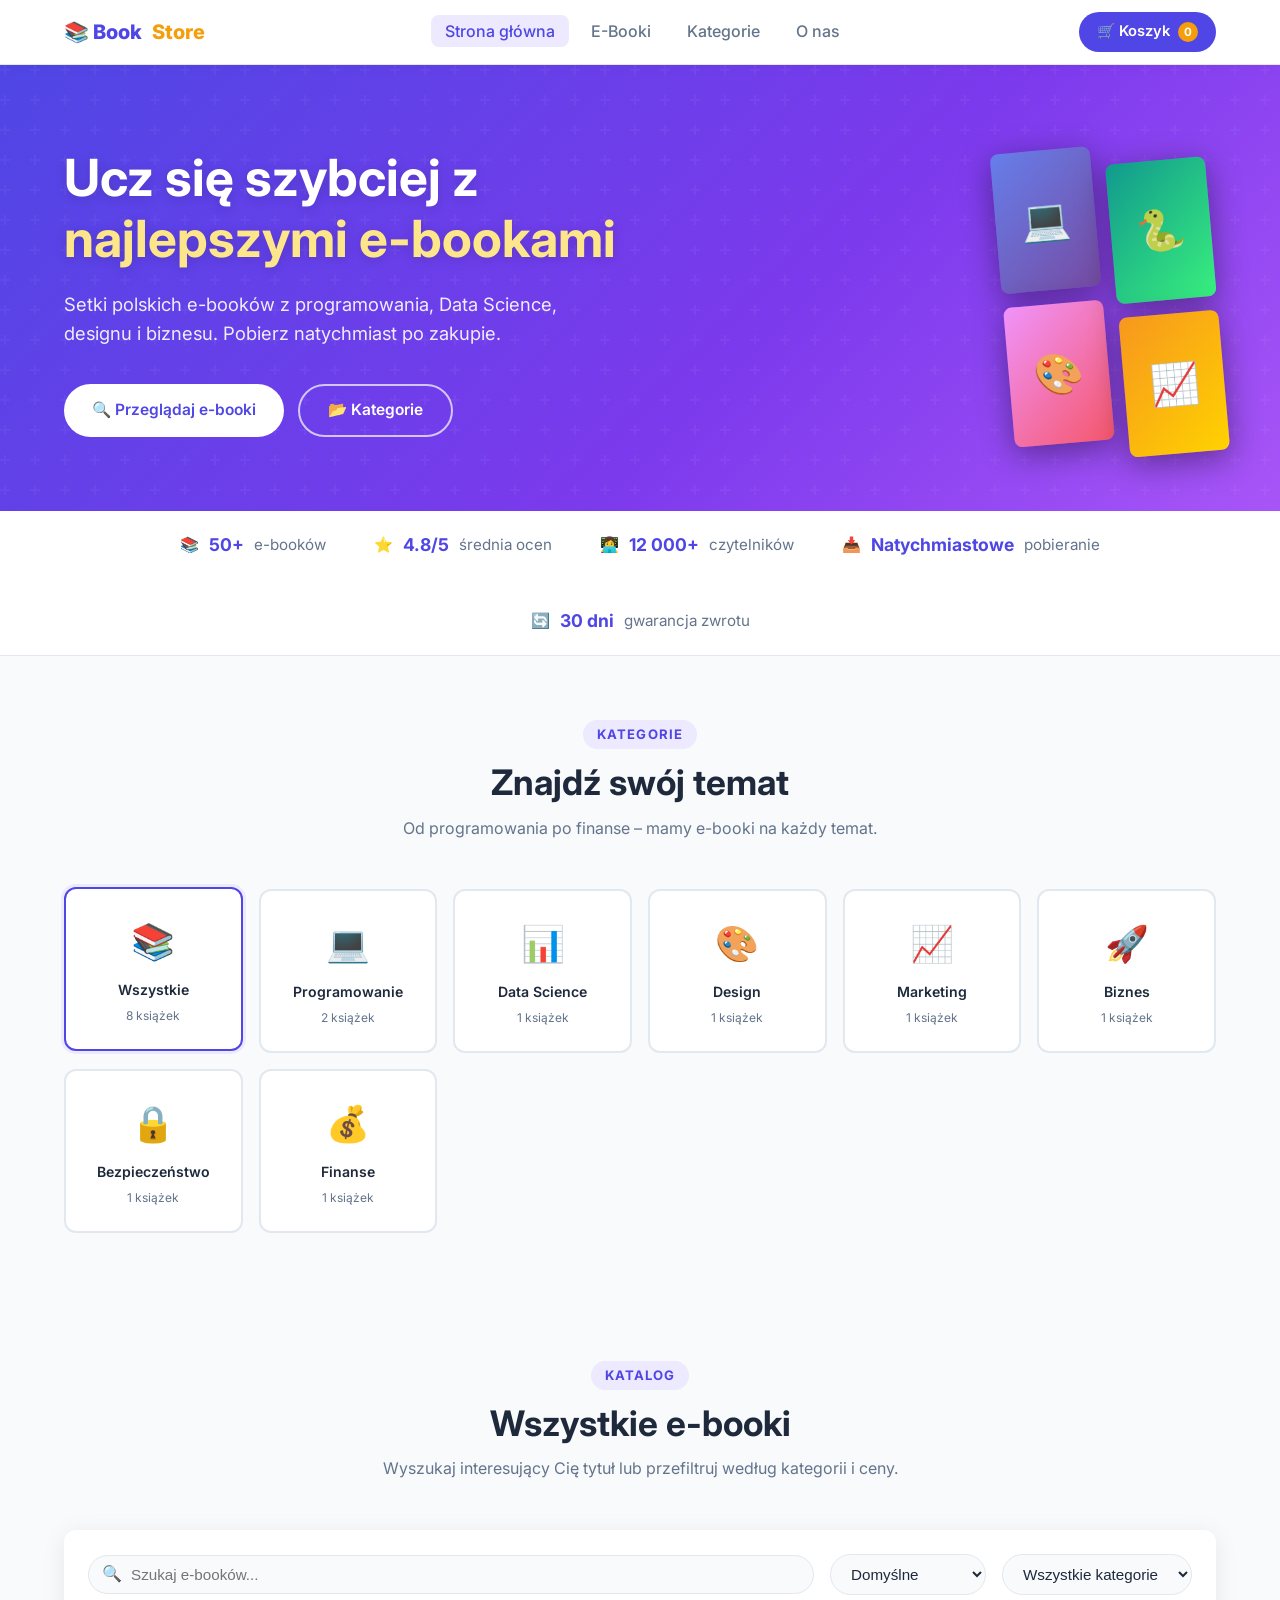
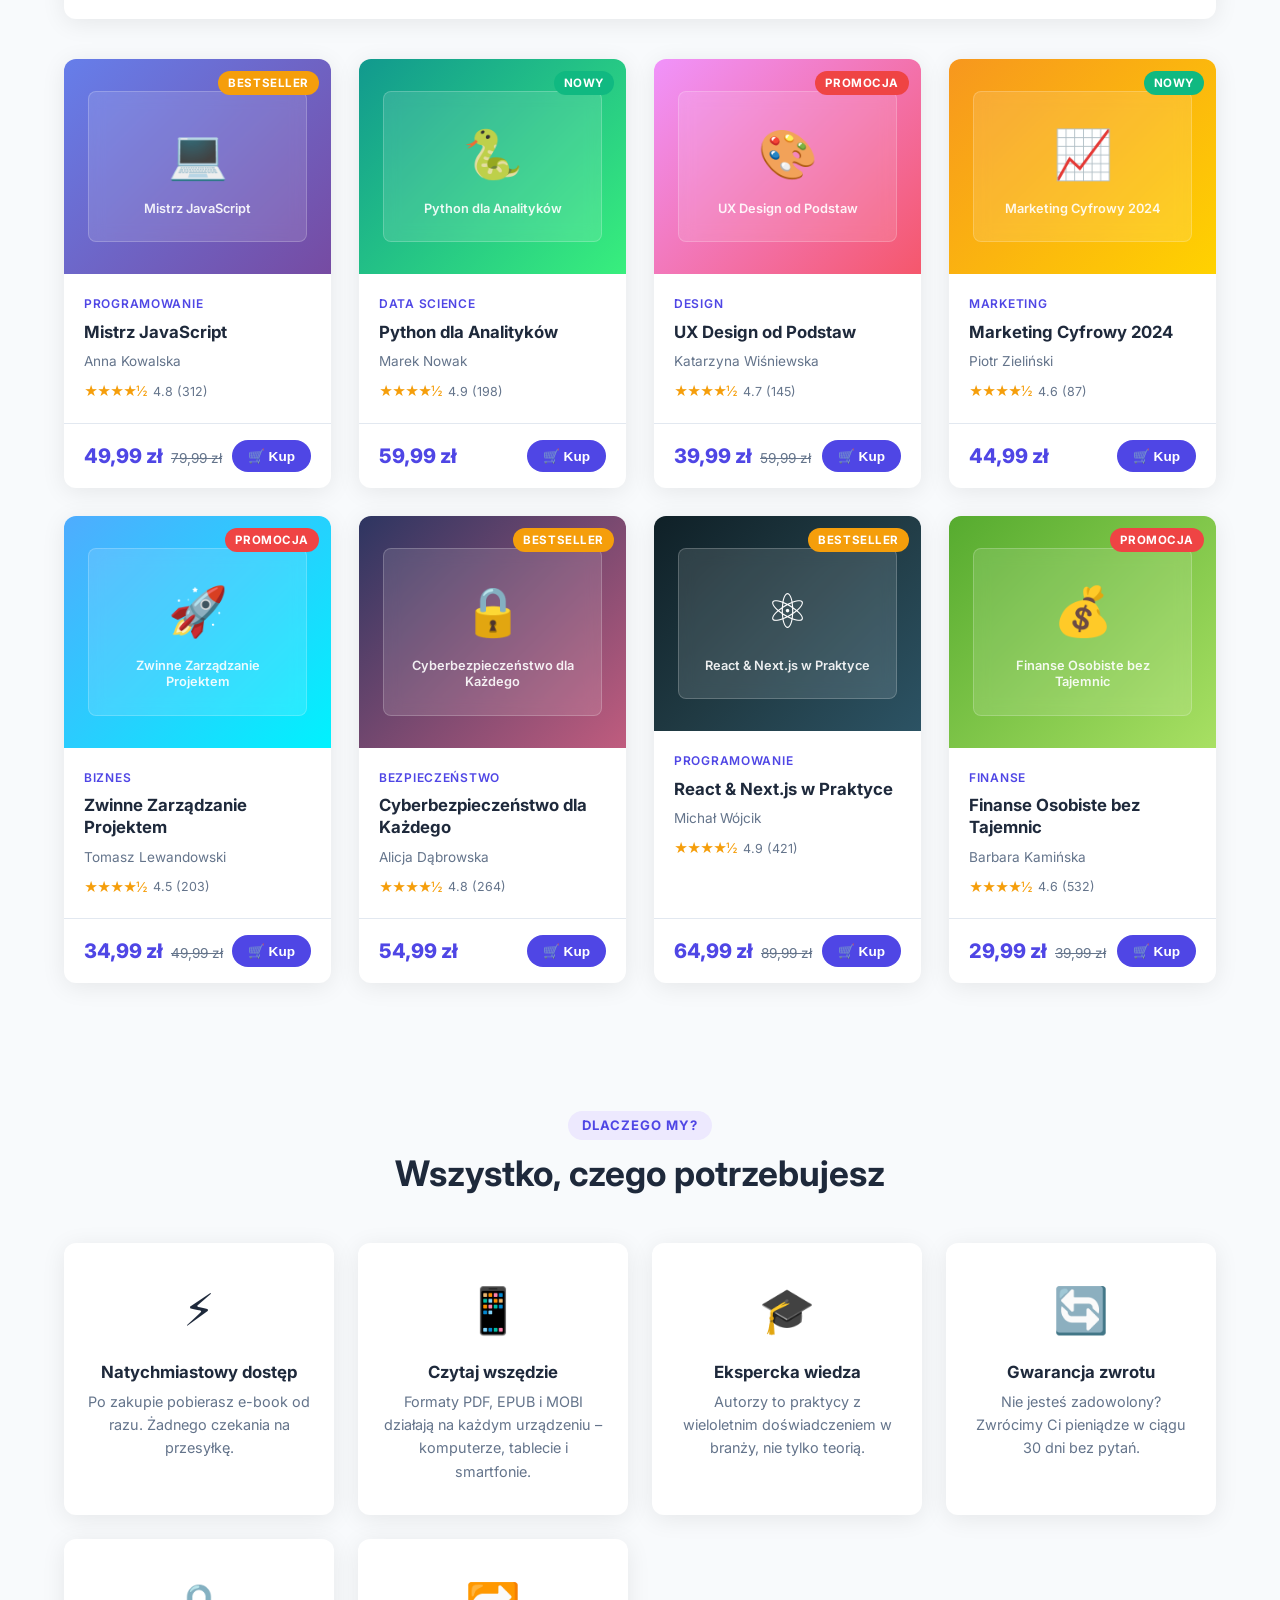
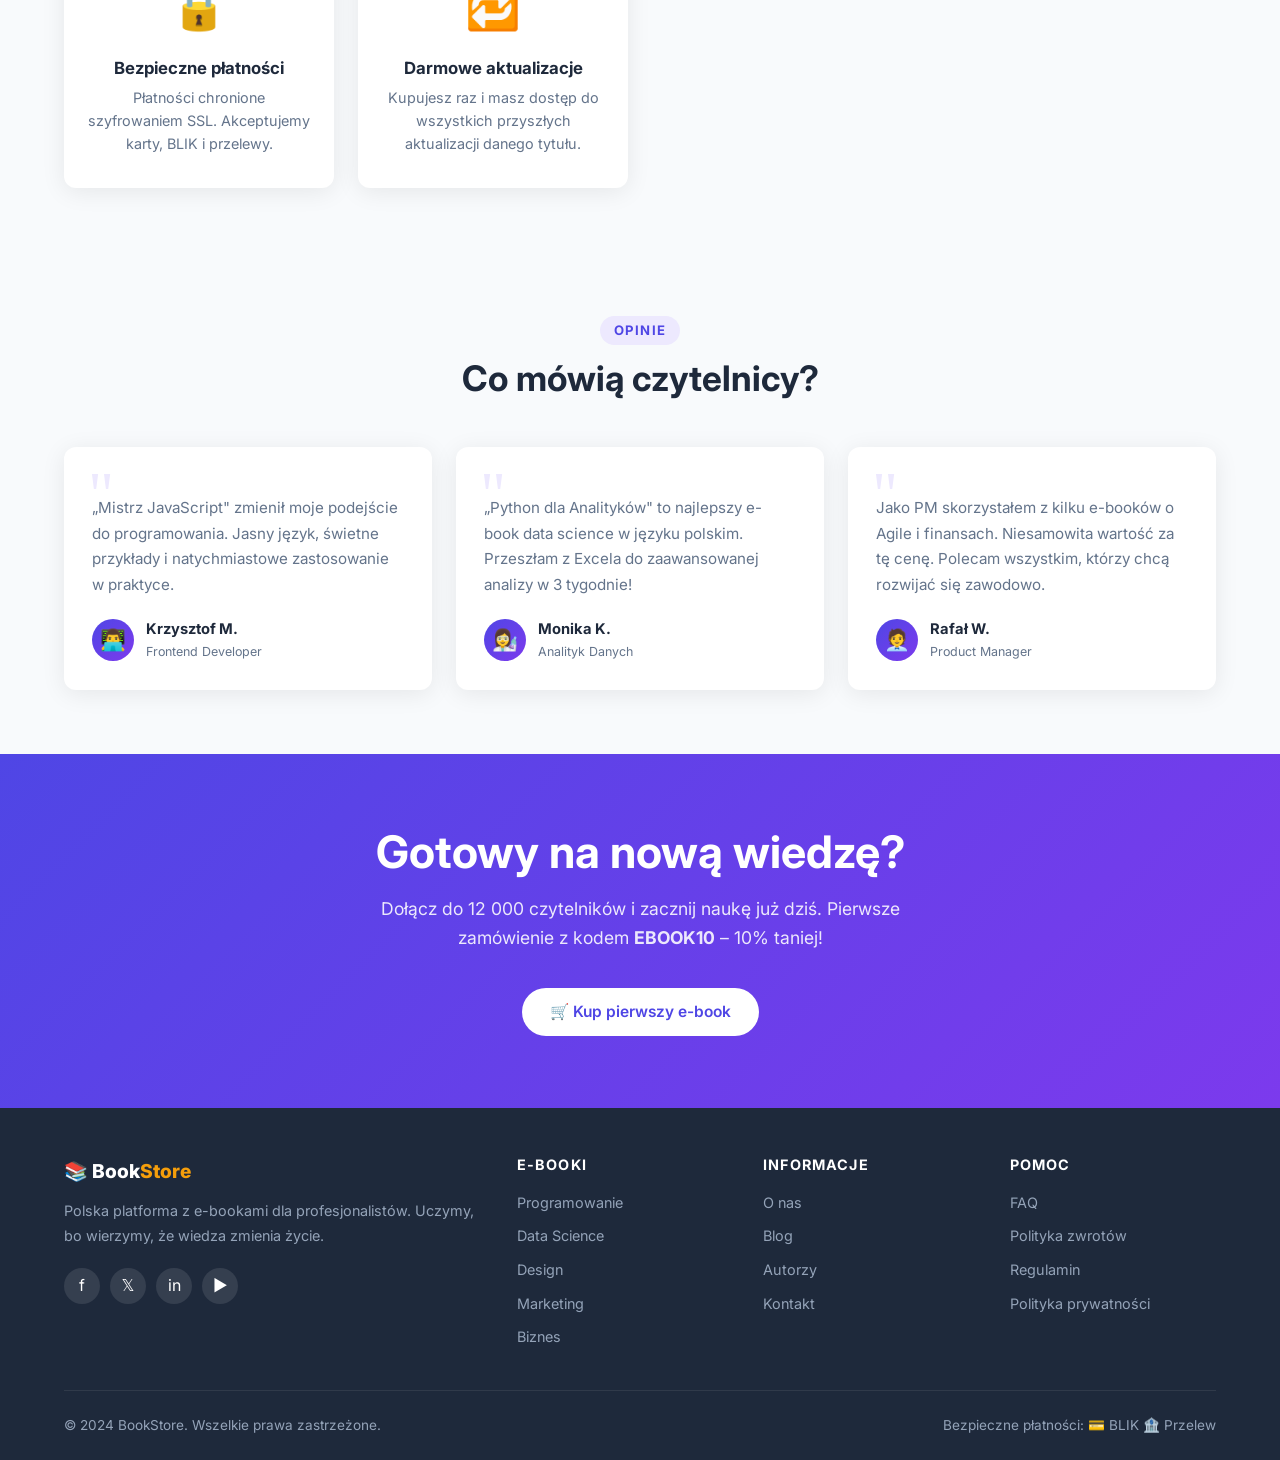
<file: index.html>
<!DOCTYPE html>
<html lang="pl">
<head>
  <meta charset="UTF-8" />
  <meta name="viewport" content="width=device-width, initial-scale=1.0" />
  <meta name="description" content="BookStore – najlepsza polska platforma z e-bookami. Programowanie, Data Science, Design, Marketing i wiele więcej." />
  <title>BookStore – E-Booki po Polsku</title>
  <link rel="stylesheet" href="css/style.css" />
  <link rel="preconnect" href="https://fonts.googleapis.com" />
  <link href="https://fonts.googleapis.com/css2?family=Inter:wght@400;500;600;700;800&display=swap" rel="stylesheet" />
</head>
<body>

  <!-- ===== Navbar ===== -->
  <header class="navbar">
    <div class="container">
      <a href="index.html" class="nav-brand">📚 Book<span>Store</span></a>
      <nav>
        <ul class="nav-links">
          <li><a href="index.html" class="active">Strona główna</a></li>
          <li><a href="index.html#books">E-Booki</a></li>
          <li><a href="index.html#categories">Kategorie</a></li>
          <li><a href="index.html#about">O nas</a></li>
        </ul>
      </nav>
      <div class="nav-actions">
        <a href="cart.html" class="cart-btn">
          🛒 Koszyk <span class="cart-count">0</span>
        </a>
      </div>
    </div>
  </header>

  <!-- ===== Hero ===== -->
  <section class="hero">
    <div class="container">
      <div class="hero-content">
        <h1>Ucz się szybciej z<br/><em>najlepszymi e-bookami</em></h1>
        <p>Setki polskich e-booków z programowania, Data Science, designu i biznesu. Pobierz natychmiast po zakupie.</p>
        <div class="hero-actions">
          <a href="#books" class="btn btn-white">🔍 Przeglądaj e-booki</a>
          <a href="#categories" class="btn btn-outline-white">📂 Kategorie</a>
        </div>
      </div>
      <div class="hero-image">
        <div class="hero-books" id="heroBooksDisplay"></div>
      </div>
    </div>
  </section>

  <!-- ===== Stats Bar ===== -->
  <div class="stats-bar">
    <div class="container">
      <div class="stat-item">📚 <strong>50+</strong> e-booków</div>
      <div class="stat-item">⭐ <strong>4.8/5</strong> średnia ocen</div>
      <div class="stat-item">👩‍💻 <strong>12 000+</strong> czytelników</div>
      <div class="stat-item">📥 <strong>Natychmiastowe</strong> pobieranie</div>
      <div class="stat-item">🔄 <strong>30 dni</strong> gwarancja zwrotu</div>
    </div>
  </div>

  <!-- ===== Categories ===== -->
  <section class="section" id="categories">
    <div class="container">
      <div class="section-header">
        <span class="section-label">Kategorie</span>
        <h2>Znajdź swój temat</h2>
        <p>Od programowania po finanse – mamy e-booki na każdy temat.</p>
      </div>
      <div class="categories-grid" id="categoriesGrid"></div>
    </div>
  </section>

  <!-- ===== Books ===== -->
  <section class="section bg-light" id="books">
    <div class="container">
      <div class="section-header">
        <span class="section-label">Katalog</span>
        <h2>Wszystkie e-booki</h2>
        <p>Wyszukaj interesujący Cię tytuł lub przefiltruj według kategorii i ceny.</p>
      </div>

      <!-- Search & Filter -->
      <div class="search-filter">
        <div class="search-box">
          <span class="search-icon">🔍</span>
          <input type="text" id="searchInput" placeholder="Szukaj e-booków..." aria-label="Wyszukaj e-book" />
        </div>
        <select class="filter-select" id="sortSelect" aria-label="Sortuj">
          <option value="default">Domyślne</option>
          <option value="price-asc">Cena rosnąco</option>
          <option value="price-desc">Cena malejąco</option>
          <option value="rating">Ocena</option>
          <option value="newest">Najnowsze</option>
        </select>
        <select class="filter-select" id="categoryFilter" aria-label="Kategoria">
          <option value="">Wszystkie kategorie</option>
        </select>
      </div>

      <div class="books-grid" id="booksGrid"></div>
      <div id="noResults" class="text-center text-muted mt-24 hidden">
        <p style="font-size:1.1rem">😕 Brak wyników dla Twoich kryteriów.</p>
      </div>
    </div>
  </section>

  <!-- ===== Why Us ===== -->
  <section class="section" id="about">
    <div class="container">
      <div class="section-header">
        <span class="section-label">Dlaczego my?</span>
        <h2>Wszystko, czego potrzebujesz</h2>
      </div>
      <div class="features-grid">
        <div class="feature-card">
          <div class="feature-icon">⚡</div>
          <h3>Natychmiastowy dostęp</h3>
          <p>Po zakupie pobierasz e-book od razu. Żadnego czekania na przesyłkę.</p>
        </div>
        <div class="feature-card">
          <div class="feature-icon">📱</div>
          <h3>Czytaj wszędzie</h3>
          <p>Formaty PDF, EPUB i MOBI działają na każdym urządzeniu – komputerze, tablecie i smartfonie.</p>
        </div>
        <div class="feature-card">
          <div class="feature-icon">🎓</div>
          <h3>Ekspercka wiedza</h3>
          <p>Autorzy to praktycy z wieloletnim doświadczeniem w branży, nie tylko teorią.</p>
        </div>
        <div class="feature-card">
          <div class="feature-icon">🔄</div>
          <h3>Gwarancja zwrotu</h3>
          <p>Nie jesteś zadowolony? Zwrócimy Ci pieniądze w ciągu 30 dni bez pytań.</p>
        </div>
        <div class="feature-card">
          <div class="feature-icon">🔒</div>
          <h3>Bezpieczne płatności</h3>
          <p>Płatności chronione szyfrowaniem SSL. Akceptujemy karty, BLIK i przelewy.</p>
        </div>
        <div class="feature-card">
          <div class="feature-icon">🔁</div>
          <h3>Darmowe aktualizacje</h3>
          <p>Kupujesz raz i masz dostęp do wszystkich przyszłych aktualizacji danego tytułu.</p>
        </div>
      </div>
    </div>
  </section>

  <!-- ===== Testimonials ===== -->
  <section class="section bg-light">
    <div class="container">
      <div class="section-header">
        <span class="section-label">Opinie</span>
        <h2>Co mówią czytelnicy?</h2>
      </div>
      <div class="testimonials-grid">
        <div class="testimonial-card">
          <p class="testimonial-text">„Mistrz JavaScript" zmienił moje podejście do programowania. Jasny język, świetne przykłady i natychmiastowe zastosowanie w praktyce.</p>
          <div class="testimonial-author">
            <div class="author-avatar">👨‍💻</div>
            <div>
              <div class="author-name">Krzysztof M.</div>
              <div class="author-role">Frontend Developer</div>
            </div>
          </div>
        </div>
        <div class="testimonial-card">
          <p class="testimonial-text">„Python dla Analityków" to najlepszy e-book data science w języku polskim. Przeszłam z Excela do zaawansowanej analizy w 3 tygodnie!</p>
          <div class="testimonial-author">
            <div class="author-avatar">👩‍🔬</div>
            <div>
              <div class="author-name">Monika K.</div>
              <div class="author-role">Analityk Danych</div>
            </div>
          </div>
        </div>
        <div class="testimonial-card">
          <p class="testimonial-text">Jako PM skorzystałem z kilku e-booków o Agile i finansach. Niesamowita wartość za tę cenę. Polecam wszystkim, którzy chcą rozwijać się zawodowo.</p>
          <div class="testimonial-author">
            <div class="author-avatar">🧑‍💼</div>
            <div>
              <div class="author-name">Rafał W.</div>
              <div class="author-role">Product Manager</div>
            </div>
          </div>
        </div>
      </div>
    </div>
  </section>

  <!-- ===== CTA ===== -->
  <section class="cta-section">
    <div class="container">
      <h2>Gotowy na nową wiedzę?</h2>
      <p>Dołącz do 12 000 czytelników i zacznij naukę już dziś. Pierwsze zamówienie z kodem <strong>EBOOK10</strong> – 10% taniej!</p>
      <a href="#books" class="btn btn-white">🛒 Kup pierwszy e-book</a>
    </div>
  </section>

  <!-- ===== Footer ===== -->
  <footer class="footer">
    <div class="container">
      <div class="footer-grid">
        <div>
          <div class="footer-brand">📚 Book<span>Store</span></div>
          <p class="footer-desc">Polska platforma z e-bookami dla profesjonalistów. Uczymy, bo wierzymy, że wiedza zmienia życie.</p>
          <div class="footer-social">
            <a href="#" class="social-link" aria-label="Facebook">f</a>
            <a href="#" class="social-link" aria-label="Twitter">𝕏</a>
            <a href="#" class="social-link" aria-label="LinkedIn">in</a>
            <a href="#" class="social-link" aria-label="YouTube">▶</a>
          </div>
        </div>
        <div class="footer-col">
          <h4>E-Booki</h4>
          <ul>
            <li><a href="#books">Programowanie</a></li>
            <li><a href="#books">Data Science</a></li>
            <li><a href="#books">Design</a></li>
            <li><a href="#books">Marketing</a></li>
            <li><a href="#books">Biznes</a></li>
          </ul>
        </div>
        <div class="footer-col">
          <h4>Informacje</h4>
          <ul>
            <li><a href="#">O nas</a></li>
            <li><a href="#">Blog</a></li>
            <li><a href="#">Autorzy</a></li>
            <li><a href="#">Kontakt</a></li>
          </ul>
        </div>
        <div class="footer-col">
          <h4>Pomoc</h4>
          <ul>
            <li><a href="#">FAQ</a></li>
            <li><a href="#">Polityka zwrotów</a></li>
            <li><a href="#">Regulamin</a></li>
            <li><a href="#">Polityka prywatności</a></li>
          </ul>
        </div>
      </div>
      <div class="footer-bottom">
        <span>© 2024 BookStore. Wszelkie prawa zastrzeżone.</span>
        <span>Bezpieczne płatności: 💳 BLIK 🏦 Przelew</span>
      </div>
    </div>
  </footer>

  <script src="js/app.js"></script>
  <script>
    /* ===== Render hero mini-covers ===== */
    const heroBooks = document.getElementById("heroBooksDisplay");
    if (heroBooks) {
      BOOKS.slice(0, 4).forEach(b => {
        const div = document.createElement("div");
        div.className = "hero-book-cover";
        div.style.background = b.coverGradient;
        div.textContent = b.emoji;
        heroBooks.appendChild(div);
      });
    }

    /* ===== Render category filter options ===== */
    const catFilter = document.getElementById("categoryFilter");
    CATEGORIES.filter(c => c.filter).forEach(c => {
      const opt = document.createElement("option");
      opt.value = c.filter;
      opt.textContent = c.emoji + " " + c.name;
      catFilter.appendChild(opt);
    });

    /* ===== Render categories grid ===== */
    const categoriesGrid = document.getElementById("categoriesGrid");
    CATEGORIES.forEach(cat => {
      const a = document.createElement("a");
      a.href = "#books";
      a.className = "category-card" + (!cat.filter ? " active" : "");
      a.dataset.filter = cat.filter || "";
      a.innerHTML = `<span class="category-emoji">${cat.emoji}</span>
        <div class="category-name">${cat.name}</div>
        <div class="category-count">${getCategoryCount(cat.filter)} książek</div>`;
      a.addEventListener("click", e => {
        document.querySelectorAll(".category-card").forEach(c => c.classList.remove("active"));
        a.classList.add("active");
        catFilter.value = cat.filter || "";
        renderBooks();
      });
      categoriesGrid.appendChild(a);
    });

    /* ===== Book rendering ===== */
    function renderBookCard(book) {
      const inCart = Cart.get().find(i => i.id === book.id);
      return `<div class="book-card" data-id="${book.id}">
        <div class="book-cover" style="background:${book.coverGradient}">
          <div class="book-cover-inner">
            <span class="book-cover-emoji">${book.emoji}</span>
            <div class="book-cover-title">${book.title}</div>
          </div>
          ${book.badge ? `<span class="book-badge ${book.badgeClass}">${book.badge}</span>` : ""}
        </div>
        <div class="book-body">
          <div class="book-category">${book.category}</div>
          <h3 class="book-title"><a href="book.html?id=${book.id}">${book.title}</a></h3>
          <div class="book-author">${book.author}</div>
          <div class="book-rating">
            <span class="stars">${renderStars(book.rating)}</span>
            <span class="rating-count">${book.rating} (${book.ratingCount})</span>
          </div>
        </div>
        <div class="book-footer">
          <div class="book-price">
            <span class="price-current">${formatPrice(book.price)}</span>
            ${book.originalPrice ? `<span class="price-original">${formatPrice(book.originalPrice)}</span>` : ""}
          </div>
          <button class="add-to-cart-btn ${inCart ? 'added' : ''}" data-id="${book.id}" aria-label="Dodaj do koszyka">
            ${inCart ? "✓ W koszyku" : "🛒 Kup"}
          </button>
        </div>
      </div>`;
    }

    function renderBooks() {
      const query = document.getElementById("searchInput").value.toLowerCase();
      const sort = document.getElementById("sortSelect").value;
      const category = document.getElementById("categoryFilter").value;

      let books = BOOKS.filter(b => {
        const matchQuery = !query ||
          b.title.toLowerCase().includes(query) ||
          b.author.toLowerCase().includes(query) ||
          b.category.toLowerCase().includes(query);
        const matchCat = !category || b.category === category;
        return matchQuery && matchCat;
      });

      if (sort === "price-asc") books.sort((a, b) => a.price - b.price);
      else if (sort === "price-desc") books.sort((a, b) => b.price - a.price);
      else if (sort === "rating") books.sort((a, b) => b.rating - a.rating);
      else if (sort === "newest") books.sort((a, b) => b.published.localeCompare(a.published));

      const grid = document.getElementById("booksGrid");
      const noResults = document.getElementById("noResults");
      if (books.length === 0) {
        grid.innerHTML = "";
        noResults.classList.remove("hidden");
      } else {
        noResults.classList.add("hidden");
        grid.innerHTML = books.map(renderBookCard).join("");
        grid.querySelectorAll(".add-to-cart-btn").forEach(btn => {
          btn.addEventListener("click", () => {
            const id = parseInt(btn.dataset.id);
            Cart.add(id);
            renderBooks();
          });
        });
      }
    }

    document.getElementById("searchInput").addEventListener("input", renderBooks);
    document.getElementById("sortSelect").addEventListener("change", renderBooks);
    document.getElementById("categoryFilter").addEventListener("change", (e) => {
      const val = e.target.value;
      document.querySelectorAll(".category-card").forEach(c => {
        c.classList.toggle("active", c.dataset.filter === val);
      });
      renderBooks();
    });

    renderBooks();
  </script>
</body>
</html>
</file>
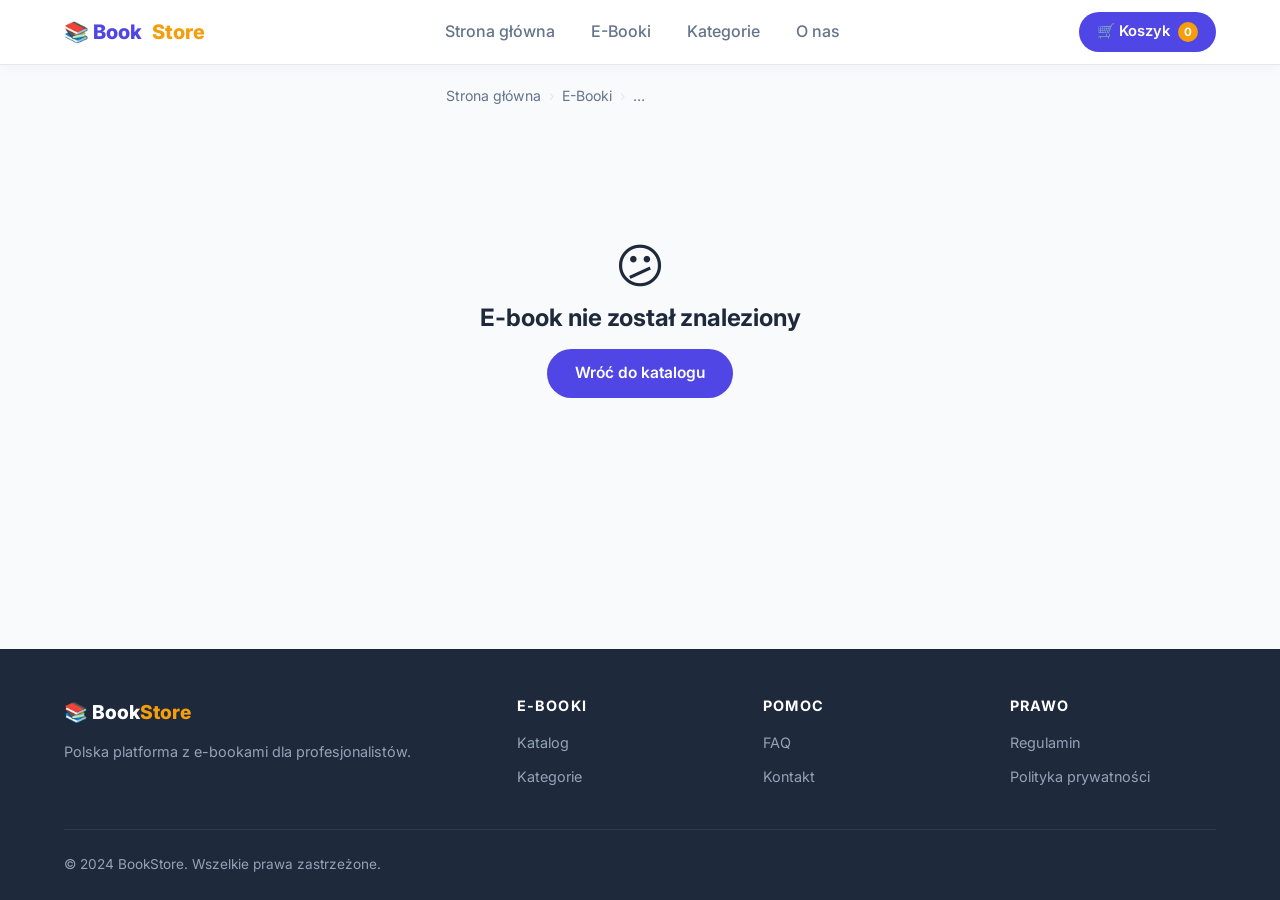
<file: book.html>
<!DOCTYPE html>
<html lang="pl">
<head>
  <meta charset="UTF-8" />
  <meta name="viewport" content="width=device-width, initial-scale=1.0" />
  <title>Szczegóły e-booka – BookStore</title>
  <link rel="stylesheet" href="css/style.css" />
  <link rel="preconnect" href="https://fonts.googleapis.com" />
  <link href="https://fonts.googleapis.com/css2?family=Inter:wght@400;500;600;700;800&display=swap" rel="stylesheet" />
</head>
<body>

  <!-- ===== Navbar ===== -->
  <header class="navbar">
    <div class="container">
      <a href="index.html" class="nav-brand">📚 Book<span>Store</span></a>
      <nav>
        <ul class="nav-links">
          <li><a href="index.html">Strona główna</a></li>
          <li><a href="index.html#books">E-Booki</a></li>
          <li><a href="index.html#categories">Kategorie</a></li>
          <li><a href="index.html#about">O nas</a></li>
        </ul>
      </nav>
      <div class="nav-actions">
        <a href="cart.html" class="cart-btn">🛒 Koszyk <span class="cart-count">0</span></a>
      </div>
    </div>
  </header>

  <div class="container">
    <!-- Breadcrumb -->
    <nav class="breadcrumb" aria-label="Breadcrumb" id="breadcrumb">
      <a href="index.html">Strona główna</a>
      <span class="breadcrumb-sep">›</span>
      <a href="index.html#books">E-Booki</a>
      <span class="breadcrumb-sep">›</span>
      <span id="breadcrumbTitle">…</span>
    </nav>

    <!-- Book Detail -->
    <div class="book-detail-grid" id="bookDetail">
      <div id="bookDetailPlaceholder" class="text-center text-muted" style="grid-column:1/-1;padding:80px 0">
        Ładowanie…
      </div>
    </div>
  </div>

  <!-- Related Books -->
  <section class="section bg-light" id="relatedSection" style="display:none">
    <div class="container">
      <div class="section-header">
        <span class="section-label">Polecane</span>
        <h2>Może Cię zainteresuje…</h2>
      </div>
      <div class="books-grid" id="relatedGrid"></div>
    </div>
  </section>

  <!-- ===== Footer ===== -->
  <footer class="footer">
    <div class="container">
      <div class="footer-grid">
        <div>
          <div class="footer-brand">📚 Book<span>Store</span></div>
          <p class="footer-desc">Polska platforma z e-bookami dla profesjonalistów.</p>
        </div>
        <div class="footer-col">
          <h4>E-Booki</h4>
          <ul>
            <li><a href="index.html#books">Katalog</a></li>
            <li><a href="index.html#categories">Kategorie</a></li>
          </ul>
        </div>
        <div class="footer-col">
          <h4>Pomoc</h4>
          <ul>
            <li><a href="#">FAQ</a></li>
            <li><a href="#">Kontakt</a></li>
          </ul>
        </div>
        <div class="footer-col">
          <h4>Prawo</h4>
          <ul>
            <li><a href="#">Regulamin</a></li>
            <li><a href="#">Polityka prywatności</a></li>
          </ul>
        </div>
      </div>
      <div class="footer-bottom">
        <span>© 2024 BookStore. Wszelkie prawa zastrzeżone.</span>
      </div>
    </div>
  </footer>

  <script src="js/app.js"></script>
  <script>
    const params = new URLSearchParams(location.search);
    const bookId = parseInt(params.get("id"));
    const book = BOOKS.find(b => b.id === bookId);
    const detail = document.getElementById("bookDetail");

    if (!book) {
      detail.innerHTML = `<div style="grid-column:1/-1;text-align:center;padding:80px 0">
        <p style="font-size:3rem">😕</p>
        <h2>E-book nie został znaleziony</h2>
        <a href="index.html" class="btn btn-primary mt-16">Wróć do katalogu</a>
      </div>`;
    } else {
      document.title = book.title + " – BookStore";
      document.getElementById("breadcrumbTitle").textContent = book.title;

      const inCart = () => Cart.get().find(i => i.id === book.id);

      detail.innerHTML = `
        <div class="book-detail-cover" style="background:${book.coverGradient}">
          <div class="book-cover-emoji">${book.emoji}</div>
          <div class="book-cover-title">${book.title}</div>
        </div>
        <div class="book-detail-info">
          <div class="book-category mb-8">${book.category}</div>
          <h1>${book.title}</h1>
          <div class="book-detail-meta">
            <span class="stars">${renderStars(book.rating)}</span>
            <span>${book.rating} / 5.0 (${book.ratingCount} opinii)</span>
            <span>✍️ ${book.author}</span>
            <span>📅 ${book.published}</span>
          </div>
          <div class="book-detail-price">
            <span class="price-current">${formatPrice(book.price)}</span>
            ${book.originalPrice ? `<span class="price-original">${formatPrice(book.originalPrice)}</span>
            <span style="background:#fee2e2;color:#ef4444;border-radius:50px;padding:2px 10px;font-size:0.8rem;font-weight:700">
              -${Math.round((1 - book.price / book.originalPrice) * 100)}%
            </span>` : ""}
          </div>
          <div class="book-detail-actions">
            <button class="btn btn-primary" id="addCartBtn">
              🛒 ${inCart() ? "W koszyku" : "Dodaj do koszyka"}
            </button>
            <a href="cart.html" class="btn btn-secondary">💳 Kup teraz</a>
          </div>

          <div class="detail-section">
            <h3>📖 Opis</h3>
            <p>${book.description}</p>
          </div>

          <div class="detail-section">
            <h3>📋 Spis treści</h3>
            <ul>${book.contents.map(c => `<li>${c}</li>`).join("")}</ul>
          </div>

          <div class="detail-section">
            <h3>📌 Szczegóły</h3>
            <div class="book-specs">
              <div class="spec-item"><span class="spec-label">Stron</span><span class="spec-value">${book.pages}</span></div>
              <div class="spec-item"><span class="spec-label">Format</span><span class="spec-value">${book.format}</span></div>
              <div class="spec-item"><span class="spec-label">Język</span><span class="spec-value">${book.language}</span></div>
              <div class="spec-item"><span class="spec-label">Rok wydania</span><span class="spec-value">${book.published}</span></div>
            </div>
          </div>
        </div>`;

      const addCartBtn = document.getElementById("addCartBtn");
      addCartBtn.addEventListener("click", () => {
        Cart.add(book.id);
        addCartBtn.textContent = "✓ W koszyku";
        addCartBtn.style.background = "var(--success)";
      });

      /* Related books */
      const related = BOOKS.filter(b => b.id !== book.id && b.category === book.category).slice(0, 4);
      if (related.length) {
        document.getElementById("relatedSection").style.display = "";
        const grid = document.getElementById("relatedGrid");
        grid.innerHTML = related.map(b => `
          <div class="book-card">
            <div class="book-cover" style="background:${b.coverGradient}">
              <div class="book-cover-inner">
                <span class="book-cover-emoji">${b.emoji}</span>
                <div class="book-cover-title">${b.title}</div>
              </div>
              ${b.badge ? `<span class="book-badge ${b.badgeClass}">${b.badge}</span>` : ""}
            </div>
            <div class="book-body">
              <div class="book-category">${b.category}</div>
              <h3 class="book-title"><a href="book.html?id=${b.id}">${b.title}</a></h3>
              <div class="book-author">${b.author}</div>
              <div class="book-rating"><span class="stars">${renderStars(b.rating)}</span>
                <span class="rating-count">${b.rating} (${b.ratingCount})</span></div>
            </div>
            <div class="book-footer">
              <div class="book-price">
                <span class="price-current">${formatPrice(b.price)}</span>
                ${b.originalPrice ? `<span class="price-original">${formatPrice(b.originalPrice)}</span>` : ""}
              </div>
              <button class="add-to-cart-btn" data-id="${b.id}">🛒 Kup</button>
            </div>
          </div>`).join("");

        grid.querySelectorAll(".add-to-cart-btn").forEach(btn => {
          btn.addEventListener("click", () => {
            Cart.add(parseInt(btn.dataset.id));
            btn.textContent = "✓ W koszyku";
            btn.classList.add("added");
          });
        });
      }
    }
  </script>
</body>
</html>
</file>
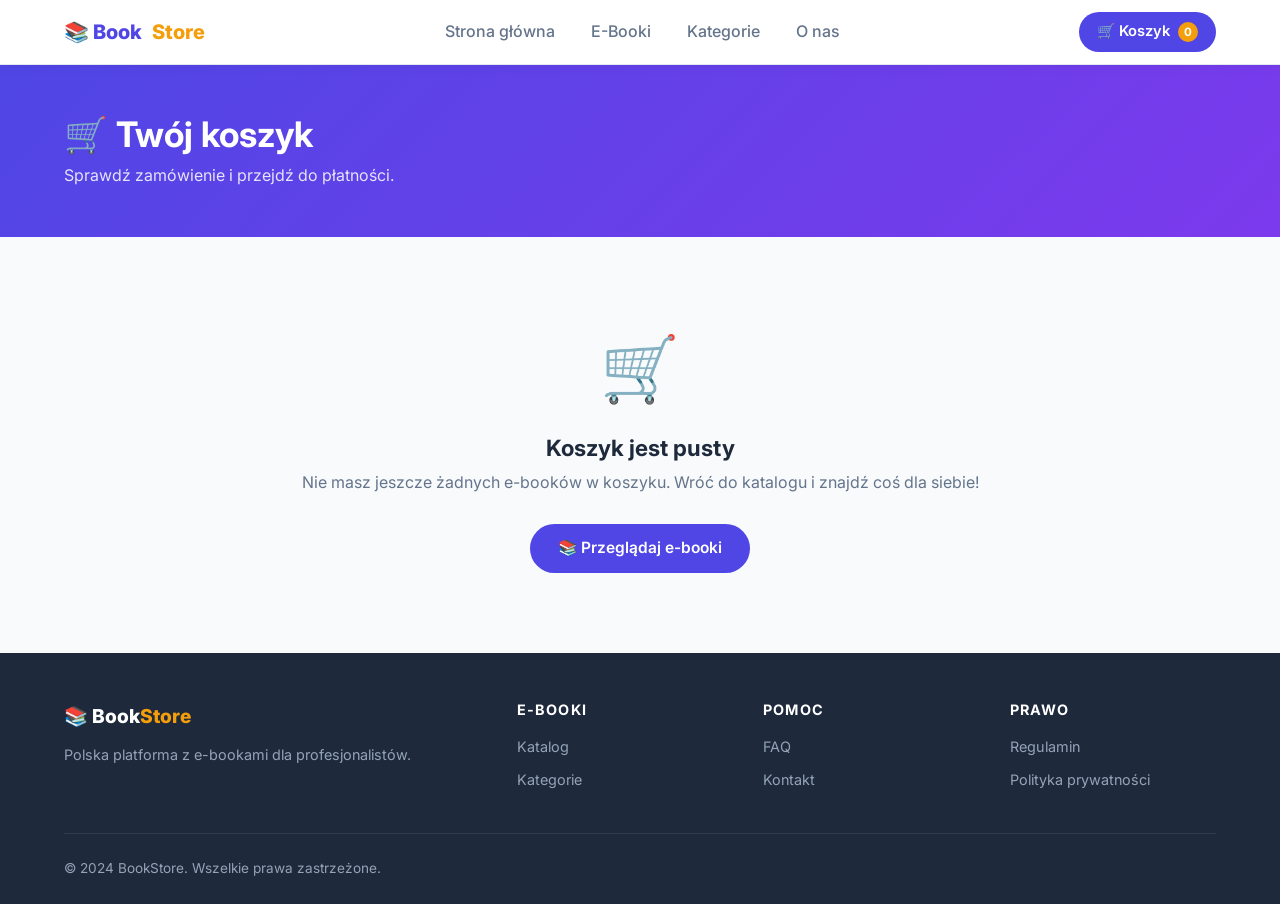
<file: cart.html>
<!DOCTYPE html>
<html lang="pl">
<head>
  <meta charset="UTF-8" />
  <meta name="viewport" content="width=device-width, initial-scale=1.0" />
  <title>Koszyk – BookStore</title>
  <link rel="stylesheet" href="css/style.css" />
  <link rel="preconnect" href="https://fonts.googleapis.com" />
  <link href="https://fonts.googleapis.com/css2?family=Inter:wght@400;500;600;700;800&display=swap" rel="stylesheet" />
</head>
<body>

  <!-- ===== Navbar ===== -->
  <header class="navbar">
    <div class="container">
      <a href="index.html" class="nav-brand">📚 Book<span>Store</span></a>
      <nav>
        <ul class="nav-links">
          <li><a href="index.html">Strona główna</a></li>
          <li><a href="index.html#books">E-Booki</a></li>
          <li><a href="index.html#categories">Kategorie</a></li>
          <li><a href="index.html#about">O nas</a></li>
        </ul>
      </nav>
      <div class="nav-actions">
        <a href="cart.html" class="cart-btn">🛒 Koszyk <span class="cart-count">0</span></a>
      </div>
    </div>
  </header>

  <!-- ===== Page Header ===== -->
  <div class="page-header">
    <div class="container">
      <h1>🛒 Twój koszyk</h1>
      <p>Sprawdź zamówienie i przejdź do płatności.</p>
    </div>
  </div>

  <div class="container" id="cartPage">
    <!-- Filled by JS -->
  </div>

  <!-- ===== Footer ===== -->
  <footer class="footer">
    <div class="container">
      <div class="footer-grid">
        <div>
          <div class="footer-brand">📚 Book<span>Store</span></div>
          <p class="footer-desc">Polska platforma z e-bookami dla profesjonalistów.</p>
        </div>
        <div class="footer-col">
          <h4>E-Booki</h4>
          <ul>
            <li><a href="index.html#books">Katalog</a></li>
            <li><a href="index.html#categories">Kategorie</a></li>
          </ul>
        </div>
        <div class="footer-col">
          <h4>Pomoc</h4>
          <ul>
            <li><a href="#">FAQ</a></li>
            <li><a href="#">Kontakt</a></li>
          </ul>
        </div>
        <div class="footer-col">
          <h4>Prawo</h4>
          <ul>
            <li><a href="#">Regulamin</a></li>
            <li><a href="#">Polityka prywatności</a></li>
          </ul>
        </div>
      </div>
      <div class="footer-bottom">
        <span>© 2024 BookStore. Wszelkie prawa zastrzeżone.</span>
      </div>
    </div>
  </footer>

  <script src="js/app.js"></script>
  <script>
    let appliedPromo = null;

    function getDiscount(total) {
      if (!appliedPromo) return 0;
      return total * PROMO_CODES[appliedPromo];
    }

    function renderCart() {
      const page = document.getElementById("cartPage");
      const items = Cart.get();
      const books = items.map(i => BOOKS.find(b => b.id === i.id)).filter(Boolean);

      if (books.length === 0) {
        page.innerHTML = `
          <div class="cart-empty">
            <div class="empty-icon">🛒</div>
            <h2>Koszyk jest pusty</h2>
            <p>Nie masz jeszcze żadnych e-booków w koszyku. Wróć do katalogu i znajdź coś dla siebie!</p>
            <a href="index.html#books" class="btn btn-primary">📚 Przeglądaj e-booki</a>
          </div>`;
        return;
      }

      const subtotal = Cart.total();
      const discount = getDiscount(subtotal);
      const total = subtotal - discount;

      page.innerHTML = `
        <div class="cart-layout">
          <!-- Items -->
          <div>
            <div class="cart-items" id="cartItems">
              ${books.map(b => `
                <div class="cart-item" data-id="${b.id}">
                  <div class="cart-item-cover" style="background:${b.coverGradient}">${b.emoji}</div>
                  <div class="cart-item-info">
                    <h3><a href="book.html?id=${b.id}">${b.title}</a></h3>
                    <p>✍️ ${b.author} · 📄 ${b.format}</p>
                  </div>
                  <div class="cart-item-actions">
                    <span class="cart-item-price">${formatPrice(b.price)}</span>
                    <button class="remove-btn" data-id="${b.id}">🗑 Usuń</button>
                  </div>
                </div>`).join("")}
            </div>

            <!-- Checkout form -->
            <div class="checkout-section mt-24">
              <h3>👤 Dane do zamówienia</h3>
              <form id="checkoutForm" novalidate>
                <div class="form-grid">
                  <div class="form-group">
                    <label for="firstName">Imię *</label>
                    <input type="text" id="firstName" placeholder="Jan" required />
                  </div>
                  <div class="form-group">
                    <label for="lastName">Nazwisko *</label>
                    <input type="text" id="lastName" placeholder="Kowalski" required />
                  </div>
                  <div class="form-group full">
                    <label for="email">Adres e-mail *</label>
                    <input type="email" id="email" placeholder="jan@example.com" required />
                  </div>
                </div>
              </form>
            </div>

            <div class="checkout-section">
              <h3>💳 Metoda płatności</h3>
              <div class="payment-methods" id="paymentMethods">
                <button class="payment-method active" data-method="blik">📱 BLIK</button>
                <button class="payment-method" data-method="card">💳 Karta</button>
                <button class="payment-method" data-method="transfer">🏦 Przelew</button>
              </div>
              <div id="paymentDetails"></div>
            </div>
          </div>

          <!-- Summary -->
          <div class="cart-summary">
            <h2>Podsumowanie</h2>
            <div class="summary-row">
              <span>Produkty (${books.length})</span>
              <span>${formatPrice(subtotal)}</span>
            </div>
            ${discount > 0 ? `<div class="summary-row discount">
              <span>🎉 Kupon ${escapeHtml(appliedPromo)}</span>
              <span>-${formatPrice(discount)}</span>
            </div>` : ""}
            <div class="summary-row">
              <span>Dostawa</span>
              <span style="color:var(--success)">Gratis</span>
            </div>
            <div class="summary-row total">
              <span>Razem</span>
              <span>${formatPrice(total)}</span>
            </div>

            <div class="promo-code">
              <input type="text" id="promoInput" placeholder="Kod promocyjny" aria-label="Kod promocyjny" />
              <button id="promoBtn">Użyj</button>
            </div>
            <div id="promoMsg" style="font-size:0.85rem;margin-bottom:12px"></div>

            <button class="btn btn-primary btn-block" id="placeOrderBtn">
              ✅ Złóż zamówienie
            </button>

            <div style="margin-top:16px;text-align:center;font-size:0.8rem;color:var(--text-muted)">
              🔒 Bezpieczna płatność SSL · Gwarancja zwrotu 30 dni
            </div>
          </div>
        </div>`;

      /* Remove from cart */
      document.querySelectorAll(".remove-btn").forEach(btn => {
        btn.addEventListener("click", () => {
          Cart.remove(parseInt(btn.dataset.id));
          renderCart();
        });
      });

      /* Payment methods */
      document.querySelectorAll(".payment-method").forEach(btn => {
        btn.addEventListener("click", () => {
          document.querySelectorAll(".payment-method").forEach(b => b.classList.remove("active"));
          btn.classList.add("active");
          const method = btn.dataset.method;
          const details = document.getElementById("paymentDetails");
          if (method === "card") {
            details.innerHTML = `
              <div class="form-grid mt-16">
                <div class="form-group full">
                  <label>Numer karty</label>
                  <input type="text" placeholder="1234 5678 9012 3456" maxlength="19" id="cardNumber" />
                </div>
                <div class="form-group">
                  <label>Data ważności</label>
                  <input type="text" placeholder="MM/RR" maxlength="5" />
                </div>
                <div class="form-group">
                  <label>CVV</label>
                  <input type="text" placeholder="123" maxlength="4" />
                </div>
              </div>`;
            /* Format card number */
            const cn = document.getElementById("cardNumber");
            if (cn) {
              cn.addEventListener("input", () => {
                cn.value = cn.value.replace(/\D/g, "").substring(0, 16).replace(/(.{4})/g, "$1 ").trim();
              });
            }
          } else if (method === "transfer") {
            details.innerHTML = `<div class="mt-16" style="background:var(--bg);border-radius:8px;padding:16px;font-size:0.9rem;color:var(--text-muted)">
              Dane do przelewu zostaną wysłane na podany adres e-mail po złożeniu zamówienia.
            </div>`;
          } else {
            details.innerHTML = "";
          }
        });
      });

      /* Promo code */
      document.getElementById("promoBtn").addEventListener("click", () => {
        const code = document.getElementById("promoInput").value.trim().toUpperCase();
        const msg = document.getElementById("promoMsg");
        if (PROMO_CODES[code]) {
          appliedPromo = code;
          msg.textContent = '✅ Kupon "' + escapeHtml(code) + '" zastosowany! (-' + Math.round(PROMO_CODES[code] * 100) + '%)';
          msg.style.color = "var(--success)";
          renderCart();
        } else {
          msg.textContent = "❌ Nieprawidłowy kod promocyjny.";
          msg.style.color = "var(--danger)";
        }
      });

      /* Place order */
      document.getElementById("placeOrderBtn").addEventListener("click", () => {
        const form = document.getElementById("checkoutForm");
        const firstName = document.getElementById("firstName").value.trim();
        const lastName = document.getElementById("lastName").value.trim();
        const email = document.getElementById("email").value.trim();

        if (!firstName || !lastName || !email) {
          showToast("Uzupełnij wszystkie wymagane pola.", "error");
          return;
        }
        if (!/^[^\s@]+@[^\s@]+\.[^\s@]+$/.test(email)) {
          showToast("Podaj prawidłowy adres e-mail.", "error");
          return;
        }

        /* Simulate order */
        Cart.clear();
        const page = document.getElementById("cartPage");
        const div = document.createElement("div");
        div.className = "order-success";
        div.innerHTML = `
          <div class="success-icon">🎉</div>
          <h1>Zamówienie złożone!</h1>
          <p>Dziękujemy, <strong id="_oName"></strong>! Twoje e-booki zostały wysłane na adres <strong id="_oEmail"></strong>. Sprawdź skrzynkę odbiorczą.</p>
          <a href="index.html" class="btn btn-primary">📚 Wróć do katalogu</a>`;
        div.querySelector("#_oName").textContent = firstName;
        div.querySelector("#_oEmail").textContent = email;
        page.textContent = "";
        page.appendChild(div);
      });
    }

    renderCart();
  </script>
</body>
</html>
</file>
<file: css/style.css>
/* ===== Reset & Base ===== */
*, *::before, *::after {
  box-sizing: border-box;
  margin: 0;
  padding: 0;
}

:root {
  --primary: #4f46e5;
  --primary-dark: #3730a3;
  --primary-light: #818cf8;
  --secondary: #f59e0b;
  --bg: #f8fafc;
  --surface: #ffffff;
  --text: #1e293b;
  --text-muted: #64748b;
  --border: #e2e8f0;
  --success: #10b981;
  --danger: #ef4444;
  --radius: 12px;
  --shadow: 0 4px 24px rgba(0,0,0,0.08);
  --shadow-hover: 0 8px 32px rgba(79,70,229,0.18);
  --transition: 0.2s ease;
}

html {
  scroll-behavior: smooth;
}

body {
  font-family: 'Inter', 'Segoe UI', system-ui, -apple-system, sans-serif;
  background: var(--bg);
  color: var(--text);
  line-height: 1.6;
  min-height: 100vh;
  display: flex;
  flex-direction: column;
}

a {
  color: var(--primary);
  text-decoration: none;
  transition: color var(--transition);
}

a:hover {
  color: var(--primary-dark);
}

img {
  display: block;
  max-width: 100%;
}

/* ===== Typography ===== */
h1, h2, h3, h4 {
  line-height: 1.2;
  font-weight: 700;
}

/* ===== Layout ===== */
.container {
  max-width: 1200px;
  margin: 0 auto;
  padding: 0 24px;
}

/* ===== Header / Navbar ===== */
.navbar {
  background: var(--surface);
  border-bottom: 1px solid var(--border);
  position: sticky;
  top: 0;
  z-index: 100;
  box-shadow: 0 2px 12px rgba(0,0,0,0.04);
}

.navbar .container {
  display: flex;
  align-items: center;
  justify-content: space-between;
  height: 64px;
  gap: 24px;
}

.nav-brand {
  display: flex;
  align-items: center;
  gap: 10px;
  font-size: 1.25rem;
  font-weight: 800;
  color: var(--primary);
  white-space: nowrap;
}

.nav-brand span {
  color: var(--secondary);
}

.nav-links {
  display: flex;
  align-items: center;
  gap: 8px;
  list-style: none;
  flex: 1;
  justify-content: center;
}

.nav-links a {
  color: var(--text-muted);
  font-weight: 500;
  padding: 6px 14px;
  border-radius: 8px;
  transition: background var(--transition), color var(--transition);
}

.nav-links a:hover,
.nav-links a.active {
  background: #ede9fe;
  color: var(--primary);
}

.nav-actions {
  display: flex;
  align-items: center;
  gap: 12px;
}

.cart-btn {
  position: relative;
  display: flex;
  align-items: center;
  gap: 8px;
  background: var(--primary);
  color: #fff !important;
  padding: 8px 18px;
  border-radius: 50px;
  font-weight: 600;
  font-size: 0.92rem;
  transition: background var(--transition), transform var(--transition);
}

.cart-btn:hover {
  background: var(--primary-dark) !important;
  color: #fff;
  transform: translateY(-1px);
}

.cart-count {
  background: var(--secondary);
  color: #fff;
  border-radius: 50%;
  width: 20px;
  height: 20px;
  font-size: 0.72rem;
  font-weight: 700;
  display: flex;
  align-items: center;
  justify-content: center;
  min-width: 20px;
}

/* ===== Hero ===== */
.hero {
  background: linear-gradient(135deg, #4f46e5 0%, #7c3aed 60%, #a855f7 100%);
  color: #fff;
  padding: 80px 0 72px;
  position: relative;
  overflow: hidden;
}

.hero::before {
  content: '';
  position: absolute;
  inset: 0;
  background: url("data:image/svg+xml,%3Csvg width='60' height='60' viewBox='0 0 60 60' xmlns='http://www.w3.org/2000/svg'%3E%3Cg fill='none' fill-rule='evenodd'%3E%3Cg fill='%23ffffff' fill-opacity='0.04'%3E%3Cpath d='M36 34v-4h-2v4h-4v2h4v4h2v-4h4v-2h-4zm0-30V0h-2v4h-4v2h4v4h2V6h4V4h-4zM6 34v-4H4v4H0v2h4v4h2v-4h4v-2H6zM6 4V0H4v4H0v2h4v4h2V6h4V4H6z'/%3E%3C/g%3E%3C/g%3E%3C/svg%3E") repeat;
  pointer-events: none;
}

.hero .container {
  display: grid;
  grid-template-columns: 1fr auto;
  gap: 48px;
  align-items: center;
  position: relative;
}

.hero-content h1 {
  font-size: clamp(2rem, 5vw, 3.2rem);
  margin-bottom: 20px;
  text-shadow: 0 2px 12px rgba(0,0,0,0.15);
}

.hero-content h1 em {
  font-style: normal;
  color: #fde68a;
}

.hero-content p {
  font-size: 1.15rem;
  opacity: 0.9;
  margin-bottom: 36px;
  max-width: 520px;
}

.hero-actions {
  display: flex;
  gap: 14px;
  flex-wrap: wrap;
}

.btn {
  display: inline-flex;
  align-items: center;
  gap: 8px;
  padding: 12px 28px;
  border-radius: 50px;
  font-weight: 600;
  font-size: 0.97rem;
  cursor: pointer;
  border: none;
  transition: transform var(--transition), box-shadow var(--transition), background var(--transition);
  text-decoration: none;
}

.btn:hover {
  transform: translateY(-2px);
  box-shadow: 0 8px 24px rgba(0,0,0,0.18);
}

.btn-white {
  background: #fff;
  color: var(--primary);
}

.btn-white:hover {
  background: #f0f0ff;
  color: var(--primary-dark);
}

.btn-outline-white {
  background: transparent;
  color: #fff;
  border: 2px solid rgba(255,255,255,0.7);
}

.btn-outline-white:hover {
  background: rgba(255,255,255,0.15);
  color: #fff;
}

.btn-primary {
  background: var(--primary);
  color: #fff;
}

.btn-primary:hover {
  background: var(--primary-dark);
  color: #fff;
}

.btn-secondary {
  background: var(--secondary);
  color: #fff;
}

.btn-secondary:hover {
  background: #d97706;
  color: #fff;
}

.btn-danger {
  background: var(--danger);
  color: #fff;
}

.btn-danger:hover {
  background: #dc2626;
  color: #fff;
}

.btn-sm {
  padding: 8px 18px;
  font-size: 0.87rem;
}

.btn-block {
  width: 100%;
  justify-content: center;
}

.hero-image {
  display: flex;
  align-items: center;
  justify-content: center;
}

.hero-books {
  display: grid;
  grid-template-columns: repeat(2, 100px);
  gap: 14px;
  transform: rotate(-5deg);
}

.hero-book-cover {
  border-radius: 8px;
  box-shadow: 0 8px 32px rgba(0,0,0,0.4);
  height: 140px;
  display: flex;
  align-items: center;
  justify-content: center;
  font-size: 2.5rem;
}

.hero-book-cover:nth-child(2) {
  transform: translateY(20px);
}

.hero-book-cover:nth-child(4) {
  transform: translateY(20px);
}

/* ===== Stats Bar ===== */
.stats-bar {
  background: var(--surface);
  border-bottom: 1px solid var(--border);
  padding: 20px 0;
}

.stats-bar .container {
  display: flex;
  justify-content: center;
  gap: 48px;
  flex-wrap: wrap;
}

.stat-item {
  display: flex;
  align-items: center;
  gap: 10px;
  color: var(--text-muted);
  font-size: 0.95rem;
}

.stat-item strong {
  color: var(--primary);
  font-size: 1.1rem;
}

/* ===== Section ===== */
.section {
  padding: 64px 0;
}

.section-header {
  text-align: center;
  margin-bottom: 48px;
}

.section-label {
  display: inline-block;
  background: #ede9fe;
  color: var(--primary);
  padding: 4px 14px;
  border-radius: 50px;
  font-size: 0.82rem;
  font-weight: 700;
  text-transform: uppercase;
  letter-spacing: 0.08em;
  margin-bottom: 12px;
}

.section-header h2 {
  font-size: clamp(1.6rem, 3vw, 2.2rem);
  margin-bottom: 12px;
}

.section-header p {
  color: var(--text-muted);
  max-width: 560px;
  margin: 0 auto;
}

/* ===== Book Grid ===== */
.books-grid {
  display: grid;
  grid-template-columns: repeat(auto-fill, minmax(240px, 1fr));
  gap: 28px;
}

/* ===== Book Card ===== */
.book-card {
  background: var(--surface);
  border-radius: var(--radius);
  overflow: hidden;
  box-shadow: var(--shadow);
  transition: transform var(--transition), box-shadow var(--transition);
  display: flex;
  flex-direction: column;
}

.book-card:hover {
  transform: translateY(-5px);
  box-shadow: var(--shadow-hover);
}

.book-cover {
  position: relative;
  background: linear-gradient(135deg, #667eea, #764ba2);
  padding: 32px 24px;
  display: flex;
  align-items: center;
  justify-content: center;
  min-height: 200px;
}

.book-cover-inner {
  background: rgba(255,255,255,0.12);
  backdrop-filter: blur(8px);
  border: 1px solid rgba(255,255,255,0.2);
  border-radius: 8px;
  padding: 24px 20px;
  text-align: center;
  color: #fff;
  width: 100%;
}

.book-cover-emoji {
  font-size: 3rem;
  display: block;
  margin-bottom: 8px;
}

.book-cover-title {
  font-size: 0.8rem;
  font-weight: 600;
  opacity: 0.9;
  line-height: 1.3;
}

.book-badge {
  position: absolute;
  top: 12px;
  right: 12px;
  background: var(--secondary);
  color: #fff;
  font-size: 0.72rem;
  font-weight: 700;
  padding: 3px 10px;
  border-radius: 50px;
  text-transform: uppercase;
  letter-spacing: 0.05em;
}

.book-badge.new {
  background: var(--success);
}

.book-badge.sale {
  background: var(--danger);
}

.book-body {
  padding: 20px;
  display: flex;
  flex-direction: column;
  flex: 1;
  gap: 8px;
}

.book-category {
  font-size: 0.75rem;
  font-weight: 600;
  color: var(--primary);
  text-transform: uppercase;
  letter-spacing: 0.06em;
}

.book-title {
  font-size: 1.05rem;
  font-weight: 700;
  line-height: 1.3;
  color: var(--text);
}

.book-title a {
  color: inherit;
}

.book-title a:hover {
  color: var(--primary);
}

.book-author {
  font-size: 0.85rem;
  color: var(--text-muted);
}

.book-rating {
  display: flex;
  align-items: center;
  gap: 6px;
}

.stars {
  color: var(--secondary);
  font-size: 0.85rem;
  letter-spacing: -1px;
}

.rating-count {
  font-size: 0.78rem;
  color: var(--text-muted);
}

.book-footer {
  display: flex;
  align-items: center;
  justify-content: space-between;
  padding: 16px 20px;
  border-top: 1px solid var(--border);
  margin-top: auto;
}

.book-price {
  display: flex;
  align-items: baseline;
  gap: 8px;
}

.price-current {
  font-size: 1.25rem;
  font-weight: 800;
  color: var(--primary);
}

.price-original {
  font-size: 0.85rem;
  color: var(--text-muted);
  text-decoration: line-through;
}

.add-to-cart-btn {
  background: var(--primary);
  color: #fff;
  border: none;
  border-radius: 50px;
  padding: 8px 16px;
  font-size: 0.85rem;
  font-weight: 600;
  cursor: pointer;
  transition: background var(--transition), transform var(--transition);
  display: flex;
  align-items: center;
  gap: 6px;
}

.add-to-cart-btn:hover {
  background: var(--primary-dark);
  transform: scale(1.05);
}

.add-to-cart-btn.added {
  background: var(--success);
}

/* ===== Categories ===== */
.categories-grid {
  display: grid;
  grid-template-columns: repeat(auto-fill, minmax(160px, 1fr));
  gap: 16px;
}

.category-card {
  background: var(--surface);
  border: 2px solid var(--border);
  border-radius: var(--radius);
  padding: 24px 16px;
  text-align: center;
  cursor: pointer;
  transition: border-color var(--transition), box-shadow var(--transition), transform var(--transition);
  text-decoration: none;
  color: var(--text);
}

.category-card:hover,
.category-card.active {
  border-color: var(--primary);
  box-shadow: 0 0 0 3px #ede9fe;
  transform: translateY(-2px);
  color: var(--text);
}

.category-emoji {
  font-size: 2.2rem;
  margin-bottom: 10px;
  display: block;
}

.category-name {
  font-weight: 600;
  font-size: 0.88rem;
  margin-bottom: 4px;
}

.category-count {
  font-size: 0.75rem;
  color: var(--text-muted);
}

/* ===== Search & Filter ===== */
.search-filter {
  background: var(--surface);
  padding: 24px;
  border-radius: var(--radius);
  box-shadow: var(--shadow);
  margin-bottom: 40px;
  display: flex;
  gap: 16px;
  align-items: center;
  flex-wrap: wrap;
}

.search-box {
  position: relative;
  flex: 1;
  min-width: 200px;
}

.search-box input {
  width: 100%;
  padding: 10px 16px 10px 42px;
  border: 1.5px solid var(--border);
  border-radius: 50px;
  font-size: 0.95rem;
  outline: none;
  transition: border-color var(--transition);
  background: var(--bg);
  color: var(--text);
}

.search-box input:focus {
  border-color: var(--primary);
  box-shadow: 0 0 0 3px #ede9fe;
}

.search-icon {
  position: absolute;
  left: 14px;
  top: 50%;
  transform: translateY(-50%);
  color: var(--text-muted);
  font-size: 1rem;
}

.filter-select {
  padding: 10px 16px;
  border: 1.5px solid var(--border);
  border-radius: 50px;
  font-size: 0.95rem;
  outline: none;
  background: var(--bg);
  color: var(--text);
  cursor: pointer;
  transition: border-color var(--transition);
}

.filter-select:focus {
  border-color: var(--primary);
}

/* ===== Features / Why Us ===== */
.features-grid {
  display: grid;
  grid-template-columns: repeat(auto-fill, minmax(220px, 1fr));
  gap: 24px;
}

.feature-card {
  background: var(--surface);
  border-radius: var(--radius);
  padding: 32px 24px;
  text-align: center;
  box-shadow: var(--shadow);
  transition: transform var(--transition);
}

.feature-card:hover {
  transform: translateY(-4px);
}

.feature-icon {
  font-size: 2.8rem;
  margin-bottom: 16px;
}

.feature-card h3 {
  margin-bottom: 8px;
  font-size: 1.05rem;
}

.feature-card p {
  color: var(--text-muted);
  font-size: 0.9rem;
}

/* ===== Testimonials ===== */
.testimonials-grid {
  display: grid;
  grid-template-columns: repeat(auto-fill, minmax(280px, 1fr));
  gap: 24px;
}

.testimonial-card {
  background: var(--surface);
  border-radius: var(--radius);
  padding: 28px;
  box-shadow: var(--shadow);
  position: relative;
}

.testimonial-card::before {
  content: '"';
  position: absolute;
  top: 16px;
  left: 24px;
  font-size: 4rem;
  color: #ede9fe;
  font-family: Georgia, serif;
  line-height: 1;
}

.testimonial-text {
  color: var(--text-muted);
  font-size: 0.95rem;
  line-height: 1.7;
  margin-bottom: 20px;
  padding-top: 20px;
}

.testimonial-author {
  display: flex;
  align-items: center;
  gap: 12px;
}

.author-avatar {
  width: 42px;
  height: 42px;
  border-radius: 50%;
  display: flex;
  align-items: center;
  justify-content: center;
  font-size: 1.3rem;
  background: linear-gradient(135deg, #4f46e5, #7c3aed);
}

.author-name {
  font-weight: 700;
  font-size: 0.92rem;
}

.author-role {
  font-size: 0.78rem;
  color: var(--text-muted);
}

/* ===== CTA Section ===== */
.cta-section {
  background: linear-gradient(135deg, #4f46e5 0%, #7c3aed 100%);
  color: #fff;
  padding: 72px 0;
  text-align: center;
}

.cta-section h2 {
  font-size: clamp(1.8rem, 4vw, 2.8rem);
  margin-bottom: 16px;
}

.cta-section p {
  opacity: 0.88;
  font-size: 1.1rem;
  margin-bottom: 36px;
  max-width: 520px;
  margin-left: auto;
  margin-right: auto;
}

/* ===== Footer ===== */
.footer {
  background: #1e293b;
  color: #94a3b8;
  padding: 48px 0 24px;
  margin-top: auto;
}

.footer-grid {
  display: grid;
  grid-template-columns: 2fr repeat(3, 1fr);
  gap: 40px;
  margin-bottom: 40px;
}

.footer-brand {
  font-size: 1.2rem;
  font-weight: 800;
  color: #fff;
  margin-bottom: 12px;
}

.footer-brand span {
  color: var(--secondary);
}

.footer-desc {
  font-size: 0.9rem;
  line-height: 1.7;
  margin-bottom: 20px;
}

.footer-social {
  display: flex;
  gap: 10px;
}

.social-link {
  width: 36px;
  height: 36px;
  border-radius: 50%;
  background: rgba(255,255,255,0.1);
  display: flex;
  align-items: center;
  justify-content: center;
  color: #fff;
  font-size: 1rem;
  transition: background var(--transition);
}

.social-link:hover {
  background: var(--primary);
  color: #fff;
}

.footer-col h4 {
  color: #fff;
  font-size: 0.9rem;
  text-transform: uppercase;
  letter-spacing: 0.08em;
  margin-bottom: 16px;
}

.footer-col ul {
  list-style: none;
  display: flex;
  flex-direction: column;
  gap: 8px;
}

.footer-col a {
  color: #94a3b8;
  font-size: 0.9rem;
  transition: color var(--transition);
}

.footer-col a:hover {
  color: #fff;
}

.footer-bottom {
  border-top: 1px solid rgba(255,255,255,0.08);
  padding-top: 24px;
  display: flex;
  align-items: center;
  justify-content: space-between;
  flex-wrap: wrap;
  gap: 12px;
  font-size: 0.85rem;
}

.footer-bottom a {
  color: #94a3b8;
}

.footer-bottom a:hover {
  color: #fff;
}

/* ===== Book Detail Page ===== */
.breadcrumb {
  display: flex;
  align-items: center;
  gap: 8px;
  font-size: 0.88rem;
  color: var(--text-muted);
  padding: 20px 0 0;
  flex-wrap: wrap;
}

.breadcrumb a {
  color: var(--text-muted);
}

.breadcrumb a:hover {
  color: var(--primary);
}

.breadcrumb-sep {
  color: var(--border);
}

.book-detail-grid {
  display: grid;
  grid-template-columns: 340px 1fr;
  gap: 48px;
  align-items: start;
  padding: 40px 0 64px;
}

.book-detail-cover {
  background: linear-gradient(135deg, #667eea, #764ba2);
  border-radius: var(--radius);
  padding: 48px 32px;
  text-align: center;
  position: sticky;
  top: 84px;
  box-shadow: var(--shadow);
}

.book-detail-cover .book-cover-emoji {
  font-size: 5rem;
  margin-bottom: 16px;
}

.book-detail-cover .book-cover-title {
  font-size: 1rem;
  color: #fff;
  font-weight: 700;
}

.book-detail-info h1 {
  font-size: clamp(1.6rem, 3vw, 2.2rem);
  margin-bottom: 8px;
}

.book-detail-meta {
  display: flex;
  align-items: center;
  gap: 16px;
  flex-wrap: wrap;
  margin-bottom: 20px;
  font-size: 0.9rem;
  color: var(--text-muted);
}

.book-detail-meta .stars {
  font-size: 1rem;
}

.book-detail-price {
  display: flex;
  align-items: baseline;
  gap: 12px;
  margin-bottom: 28px;
}

.book-detail-price .price-current {
  font-size: 2rem;
}

.book-detail-actions {
  display: flex;
  gap: 12px;
  flex-wrap: wrap;
  margin-bottom: 32px;
}

.book-detail-actions .btn {
  flex: 1;
  min-width: 140px;
  justify-content: center;
}

.detail-section {
  margin-bottom: 32px;
}

.detail-section h3 {
  font-size: 1.1rem;
  margin-bottom: 12px;
  padding-bottom: 8px;
  border-bottom: 2px solid var(--border);
}

.detail-section p,
.detail-section ul {
  color: var(--text-muted);
  font-size: 0.95rem;
  line-height: 1.8;
}

.detail-section ul {
  padding-left: 20px;
}

.detail-section ul li {
  margin-bottom: 6px;
}

.book-specs {
  display: grid;
  grid-template-columns: repeat(2, 1fr);
  gap: 12px;
}

.spec-item {
  background: var(--bg);
  border-radius: 8px;
  padding: 12px 16px;
  display: flex;
  flex-direction: column;
  gap: 2px;
}

.spec-label {
  font-size: 0.75rem;
  color: var(--text-muted);
  text-transform: uppercase;
  letter-spacing: 0.06em;
}

.spec-value {
  font-weight: 600;
  font-size: 0.9rem;
}

/* ===== Cart Page ===== */
.cart-layout {
  display: grid;
  grid-template-columns: 1fr 340px;
  gap: 32px;
  padding: 40px 0 64px;
  align-items: start;
}

.cart-items {
  display: flex;
  flex-direction: column;
  gap: 16px;
}

.cart-item {
  background: var(--surface);
  border-radius: var(--radius);
  padding: 20px;
  display: grid;
  grid-template-columns: 80px 1fr auto;
  gap: 20px;
  align-items: center;
  box-shadow: var(--shadow);
}

.cart-item-cover {
  border-radius: 8px;
  height: 80px;
  width: 80px;
  display: flex;
  align-items: center;
  justify-content: center;
  font-size: 2.2rem;
  background: linear-gradient(135deg, #667eea, #764ba2);
  flex-shrink: 0;
}

.cart-item-info h3 {
  font-size: 1rem;
  margin-bottom: 4px;
}

.cart-item-info p {
  font-size: 0.85rem;
  color: var(--text-muted);
}

.cart-item-actions {
  display: flex;
  flex-direction: column;
  align-items: flex-end;
  gap: 12px;
}

.cart-item-price {
  font-size: 1.15rem;
  font-weight: 800;
  color: var(--primary);
}

.remove-btn {
  background: none;
  border: none;
  cursor: pointer;
  color: var(--text-muted);
  font-size: 0.85rem;
  padding: 4px 8px;
  border-radius: 6px;
  transition: background var(--transition), color var(--transition);
  display: flex;
  align-items: center;
  gap: 4px;
}

.remove-btn:hover {
  background: #fee2e2;
  color: var(--danger);
}

.cart-summary {
  background: var(--surface);
  border-radius: var(--radius);
  padding: 28px;
  box-shadow: var(--shadow);
  position: sticky;
  top: 84px;
}

.cart-summary h2 {
  font-size: 1.2rem;
  margin-bottom: 24px;
  padding-bottom: 16px;
  border-bottom: 2px solid var(--border);
}

.summary-row {
  display: flex;
  justify-content: space-between;
  align-items: center;
  margin-bottom: 12px;
  font-size: 0.95rem;
}

.summary-row.total {
  font-weight: 800;
  font-size: 1.15rem;
  color: var(--primary);
  padding-top: 16px;
  border-top: 2px solid var(--border);
  margin-top: 8px;
}

.summary-row.discount {
  color: var(--success);
}

.promo-code {
  margin: 20px 0;
  display: flex;
  gap: 8px;
}

.promo-code input {
  flex: 1;
  padding: 10px 14px;
  border: 1.5px solid var(--border);
  border-radius: 8px;
  font-size: 0.9rem;
  outline: none;
  transition: border-color var(--transition);
  background: var(--bg);
  color: var(--text);
}

.promo-code input:focus {
  border-color: var(--primary);
}

.promo-code button {
  padding: 10px 16px;
  background: var(--primary);
  color: #fff;
  border: none;
  border-radius: 8px;
  font-weight: 600;
  cursor: pointer;
  font-size: 0.9rem;
  transition: background var(--transition);
  white-space: nowrap;
}

.promo-code button:hover {
  background: var(--primary-dark);
}

.cart-empty {
  text-align: center;
  padding: 80px 24px;
  color: var(--text-muted);
}

.cart-empty .empty-icon {
  font-size: 4rem;
  margin-bottom: 16px;
}

.cart-empty h2 {
  font-size: 1.4rem;
  margin-bottom: 8px;
  color: var(--text);
}

.cart-empty p {
  margin-bottom: 28px;
}

/* ===== Checkout Form ===== */
.checkout-section {
  background: var(--surface);
  border-radius: var(--radius);
  padding: 28px;
  box-shadow: var(--shadow);
  margin-bottom: 24px;
}

.checkout-section h3 {
  font-size: 1.1rem;
  margin-bottom: 20px;
  display: flex;
  align-items: center;
  gap: 8px;
}

.form-grid {
  display: grid;
  grid-template-columns: 1fr 1fr;
  gap: 16px;
}

.form-group {
  display: flex;
  flex-direction: column;
  gap: 6px;
}

.form-group.full {
  grid-column: 1 / -1;
}

.form-group label {
  font-size: 0.85rem;
  font-weight: 600;
  color: var(--text);
}

.form-group input,
.form-group select {
  padding: 10px 14px;
  border: 1.5px solid var(--border);
  border-radius: 8px;
  font-size: 0.95rem;
  outline: none;
  transition: border-color var(--transition);
  background: var(--bg);
  color: var(--text);
}

.form-group input:focus,
.form-group select:focus {
  border-color: var(--primary);
  box-shadow: 0 0 0 3px #ede9fe;
}

.payment-methods {
  display: flex;
  gap: 12px;
  flex-wrap: wrap;
  margin-bottom: 16px;
}

.payment-method {
  flex: 1;
  min-width: 100px;
  border: 2px solid var(--border);
  border-radius: 8px;
  padding: 12px;
  text-align: center;
  cursor: pointer;
  transition: border-color var(--transition);
  font-size: 0.9rem;
  font-weight: 600;
  background: var(--bg);
  color: var(--text);
}

.payment-method.active {
  border-color: var(--primary);
  background: #ede9fe;
  color: var(--primary);
}

/* ===== Toast Notification ===== */
.toast {
  position: fixed;
  bottom: 24px;
  right: 24px;
  background: #1e293b;
  color: #fff;
  padding: 14px 22px;
  border-radius: var(--radius);
  box-shadow: 0 8px 32px rgba(0,0,0,0.25);
  display: flex;
  align-items: center;
  gap: 10px;
  font-size: 0.92rem;
  font-weight: 500;
  transform: translateY(100px);
  opacity: 0;
  transition: transform 0.3s ease, opacity 0.3s ease;
  z-index: 9999;
  max-width: 320px;
}

.toast.show {
  transform: translateY(0);
  opacity: 1;
}

.toast.success {
  background: var(--success);
}

.toast.error {
  background: var(--danger);
}

/* ===== Order Success ===== */
.order-success {
  text-align: center;
  padding: 80px 24px;
}

.order-success .success-icon {
  font-size: 5rem;
  margin-bottom: 20px;
}

.order-success h1 {
  font-size: 2rem;
  margin-bottom: 12px;
  color: var(--success);
}

.order-success p {
  color: var(--text-muted);
  max-width: 480px;
  margin: 0 auto 32px;
  font-size: 1.05rem;
}

/* ===== Page Header ===== */
.page-header {
  background: linear-gradient(135deg, #4f46e5, #7c3aed);
  color: #fff;
  padding: 48px 0;
  margin-bottom: 0;
}

.page-header h1 {
  font-size: clamp(1.6rem, 3vw, 2.2rem);
  margin-bottom: 8px;
}

.page-header p {
  opacity: 0.85;
}

/* ===== Utilities ===== */
.text-center { text-align: center; }
.text-muted { color: var(--text-muted); }
.mt-8 { margin-top: 8px; }
.mt-16 { margin-top: 16px; }
.mt-24 { margin-top: 24px; }
.mb-8 { margin-bottom: 8px; }
.mb-16 { margin-bottom: 16px; }
.mb-24 { margin-bottom: 24px; }
.hidden { display: none !important; }
.bg-light { background: var(--bg); }

/* ===== Responsive ===== */
@media (max-width: 900px) {
  .hero .container {
    grid-template-columns: 1fr;
    text-align: center;
  }
  .hero-image { display: none; }
  .hero-content p { margin: 0 auto 36px; }
  .hero-actions { justify-content: center; }
  .footer-grid { grid-template-columns: 1fr 1fr; }
  .book-detail-grid { grid-template-columns: 1fr; }
  .book-detail-cover { position: static; }
  .cart-layout { grid-template-columns: 1fr; }
  .cart-summary { position: static; }
}

@media (max-width: 640px) {
  .navbar .container { gap: 12px; }
  .nav-links { display: none; }
  .container { padding: 0 16px; }
  .hero { padding: 56px 0 48px; }
  .stats-bar .container { gap: 24px; }
  .footer-grid { grid-template-columns: 1fr; }
  .book-specs { grid-template-columns: 1fr; }
  .form-grid { grid-template-columns: 1fr; }
  .book-detail-actions { flex-direction: column; }
  .cart-item { grid-template-columns: 60px 1fr; }
  .cart-item-actions { grid-column: 1 / -1; flex-direction: row; justify-content: space-between; align-items: center; }
}
</file>
